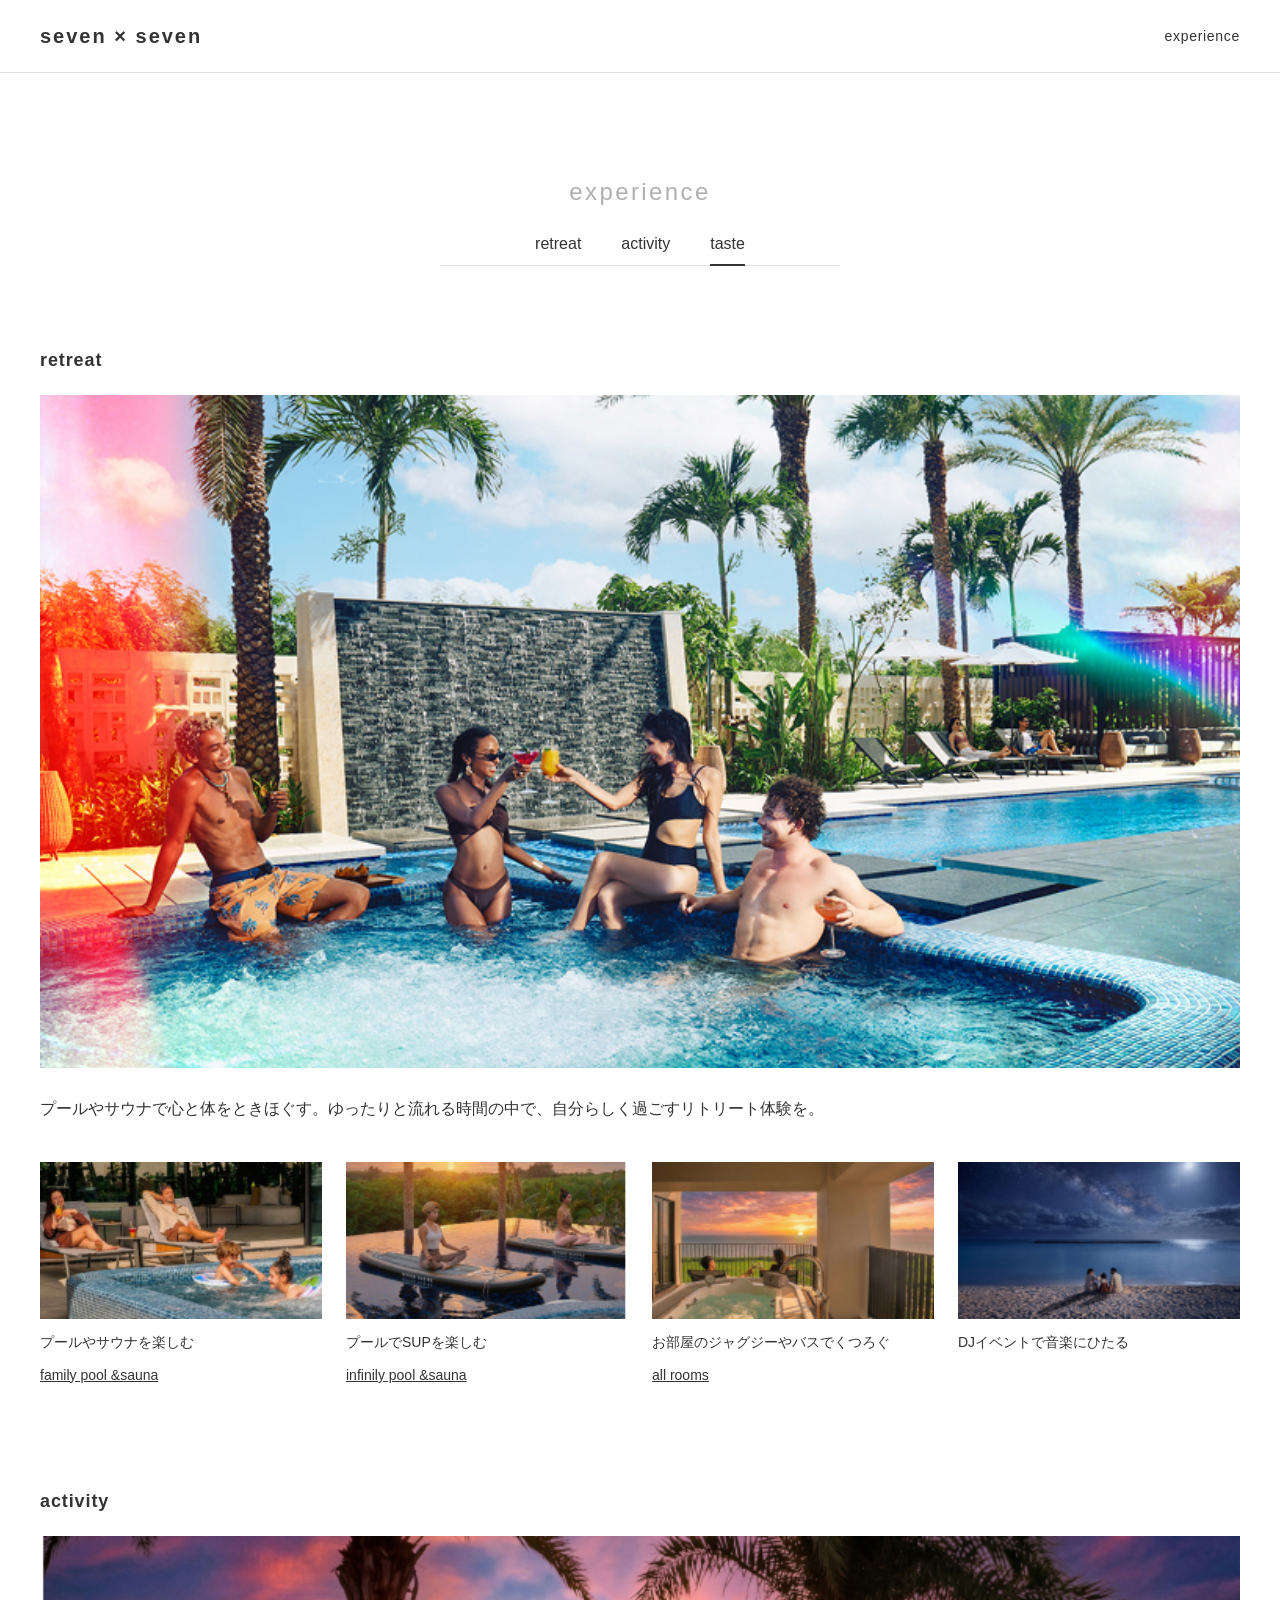
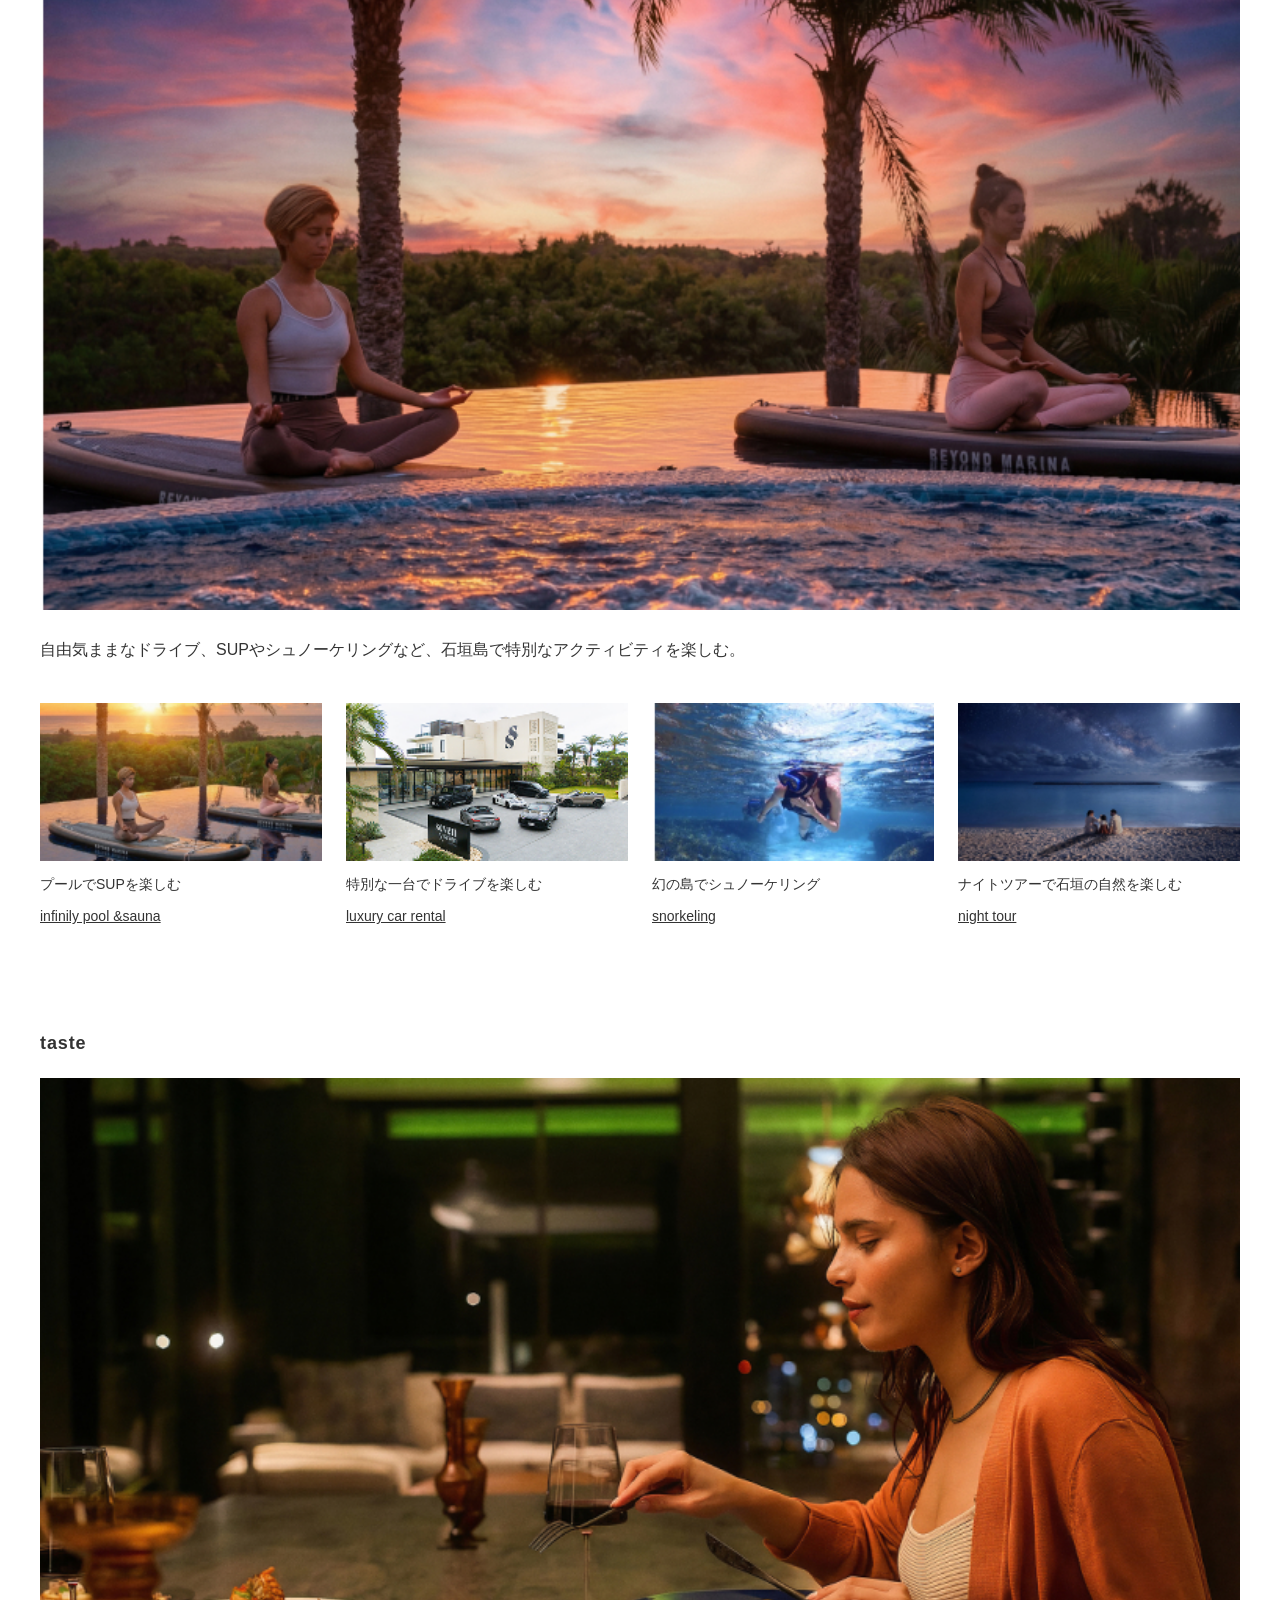
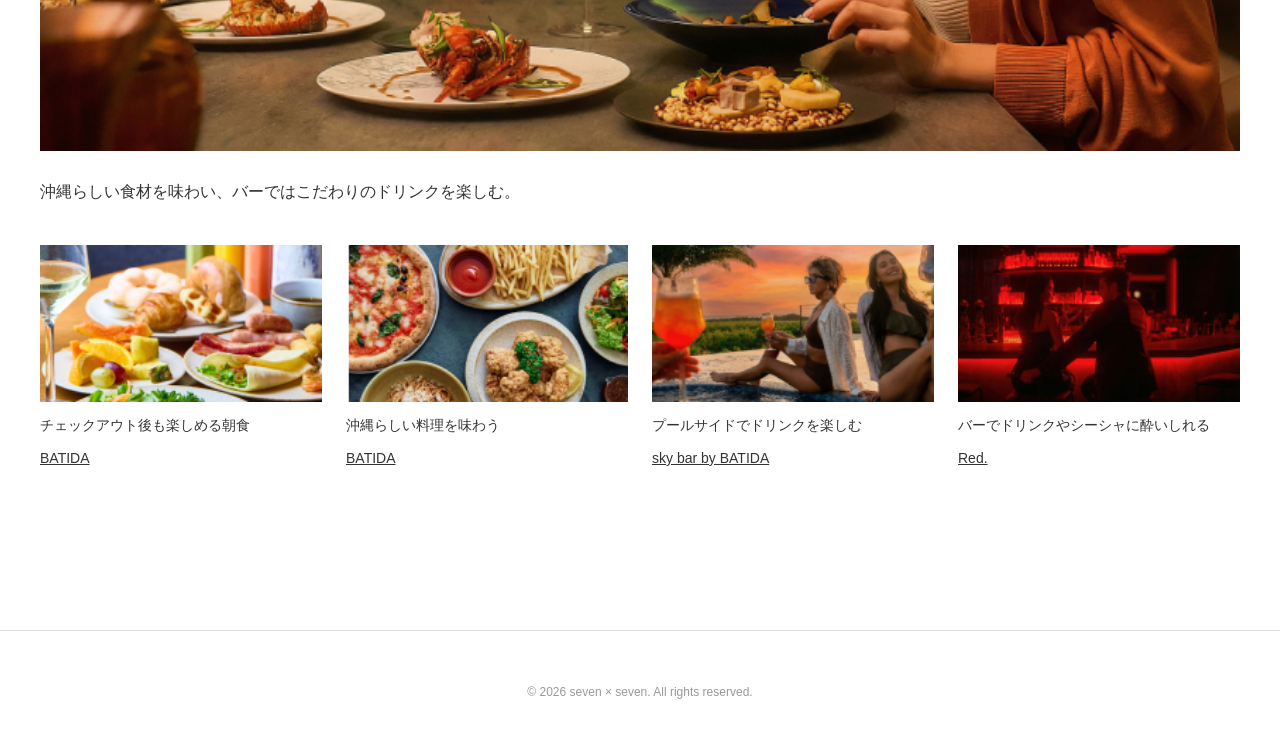
<file: demo02/index.html>
<!DOCTYPE html>
<html lang="ja">
<head>
    <meta charset="UTF-8">
    <meta name="viewport" content="width=device-width, initial-scale=1.0">
    <title>seven x seven | experience demo02</title>
    <link rel="stylesheet" href="style.css">
    <script src="script.js" defer></script>
</head>
<body>

    <header>
        <div class="logo">seven × seven</div>
        <div class="nav-right">experience</div>
    </header>

    <main>
        <!-- ナビゲーションメニュー（アンカーリンク） -->
        <section class="section-experience">
            <h2 class="section-title">experience</h2>
            <div class="tabs">
                <a href="#retreat" id="tab-retreat" class="tab-item active">retreat</a>
                <a href="#activity" id="tab-activity" class="tab-item">activity</a>
                <a href="#taste" id="tab-taste" class="tab-item">taste</a>
            </div>
        </section>

        <!-- ① RETREAT セクション -->
        <section id="retreat" class="content-container">
            <div class="category-label">retreat</div>
            
            <div class="main-feature-img-box">
                <img src="images/retreat_kv.jpg" alt="retreat main">
            </div>

            <div class="feature-description">
                プールやサウナで心と体をときほぐす。ゆったりと流れる時間の中で、自分らしく過ごすリトリート体験を。
            </div>

            <!-- retreatのサムネイル（1段4枚の独立スクロール） -->
            <div class="thumbnail-grid">
                <div class="grid-cell">
                    <div class="thumb-box"><img src="images/retreat_img-01.jpg" alt="プールやサウナ"></div>
                    <div class="thumb-caption">プールやサウナを楽しむ</div>
                    <div class="thumb-link"><span class="text-link">family pool &sauna</span></div>
                </div>
                <div class="grid-cell">
                    <div class="thumb-box"><img src="images/retreat_img-02.jpg" alt="プールでSUP"></div>
                    <div class="thumb-caption">プールでSUPを楽しむ</div>
                    <div class="thumb-link"><span class="text-link">infinily pool &sauna</span></div>
                </div>
                <div class="grid-cell">
                    <div class="thumb-box"><img src="images/retreat_img-03.jpg" alt="お部屋のジャグジー"></div>
                    <div class="thumb-caption">お部屋のジャグジーやバスでくつろぐ</div>
                    <div class="thumb-link"><span class="text-link">all rooms</span></div>
                </div>
                <div class="grid-cell">
                    <div class="thumb-box"><img src="images/activity_img-04.jpg" alt="DJイベント"></div>
                    <div class="thumb-caption">DJイベントで音楽にひたる</div>
                </div>
            </div>
        </section>

        <!-- ② ACTIVITY セクション -->
        <section id="activity" class="content-container">
            <div class="category-label">activity</div>
            
            <div class="main-feature-img-box">
                <img src="images/activity_kv.jpg" alt="activity main">
            </div>

            <div class="feature-description">
                自由気ままなドライブ、SUPやシュノーケリングなど、石垣島で特別なアクティビティを楽しむ。
            </div>

            <!-- activityのサムネイル（1段4枚の独立スクロール） -->
            <div class="thumbnail-grid">
                <div class="grid-cell">
                    <div class="thumb-box"><img src="images/activity_img-01.jpg" alt="プールでSUP"></div>
                    <div class="thumb-caption">プールでSUPを楽しむ</div>
                    <div class="thumb-link"><span class="text-link">infinily pool &sauna</span></div>
                </div>
                <div class="grid-cell">
                    <div class="thumb-box"><img src="images/activity_img-02.jpg" alt="ドライブ"></div>
                    <div class="thumb-caption">特別な一台でドライブを楽しむ</div>
                    <div class="thumb-link"><span class="text-link">luxury car rental</span></div>
                </div>
                <div class="grid-cell">
                    <div class="thumb-box"><img src="images/activity_img-03.jpg" alt="シュノーケリング"></div>
                    <div class="thumb-caption">幻の島でシュノーケリング</div>
                    <div class="thumb-link"><span class="text-link">snorkeling</span></div>
                </div>
                <div class="grid-cell">
                    <div class="thumb-box"><img src="images/activity_img-04.jpg" alt="ナイトツアー"></div>
                    <div class="thumb-caption">ナイトツアーで石垣の自然を楽しむ</div>
                    <div class="thumb-link"><span class="text-link">night tour</span></div>
                </div>
            </div>
        </section>

        <!-- ③ TASTE セクション -->
        <section id="taste" class="content-container">
            <div class="category-label">taste</div>
            
            <div class="main-feature-img-box">
                <img src="images/taste_kv.jpg" alt="taste main">
            </div>

            <div class="feature-description">
                沖縄らしい食材を味わい、バーではこだわりのドリンクを楽しむ。
            </div>

            <!-- tasteのサムネイル（1段4枚の独立スクロール） -->
            <div class="thumbnail-grid">
                <div class="grid-cell">
                    <div class="thumb-box"><img src="images/taste_img-01.jpg" alt="朝食"></div>
                    <div class="thumb-caption">チェックアウト後も楽しめる朝食</div>
                    <div class="thumb-link"><span class="text-link">BATIDA</span></div>
                </div>
                <div class="grid-cell">
                    <div class="thumb-box"><img src="images/taste_img-02.jpg" alt="沖縄らしい料理"></div>
                    <div class="thumb-caption">沖縄らしい料理を味わう</div>
                    <div class="thumb-link"><span class="text-link">BATIDA</span></div>
                </div>
                <div class="grid-cell">
                    <div class="thumb-box"><img src="images/taste_img-03.jpg" alt="プールサイドドリンク"></div>
                    <div class="thumb-caption">プールサイドでドリンクを楽しむ</div>
                    <div class="thumb-link"><span class="text-link">sky bar by BATIDA</span></div>
                </div>
                <div class="grid-cell">
                    <div class="thumb-box"><img src="images/taste_img-04.jpg" alt="バーでドリンク"></div>
                    <div class="thumb-caption">バーでドリンクやシーシャに酔いしれる</div>
                    <div class="thumb-link"><span class="text-link">Red.</span></div>
                </div>
            </div>
        </section>

    </main>

    <footer>
        <p>&copy; 2026 seven × seven. All rights reserved.</p>
    </footer>

</body>
</html>
</file>
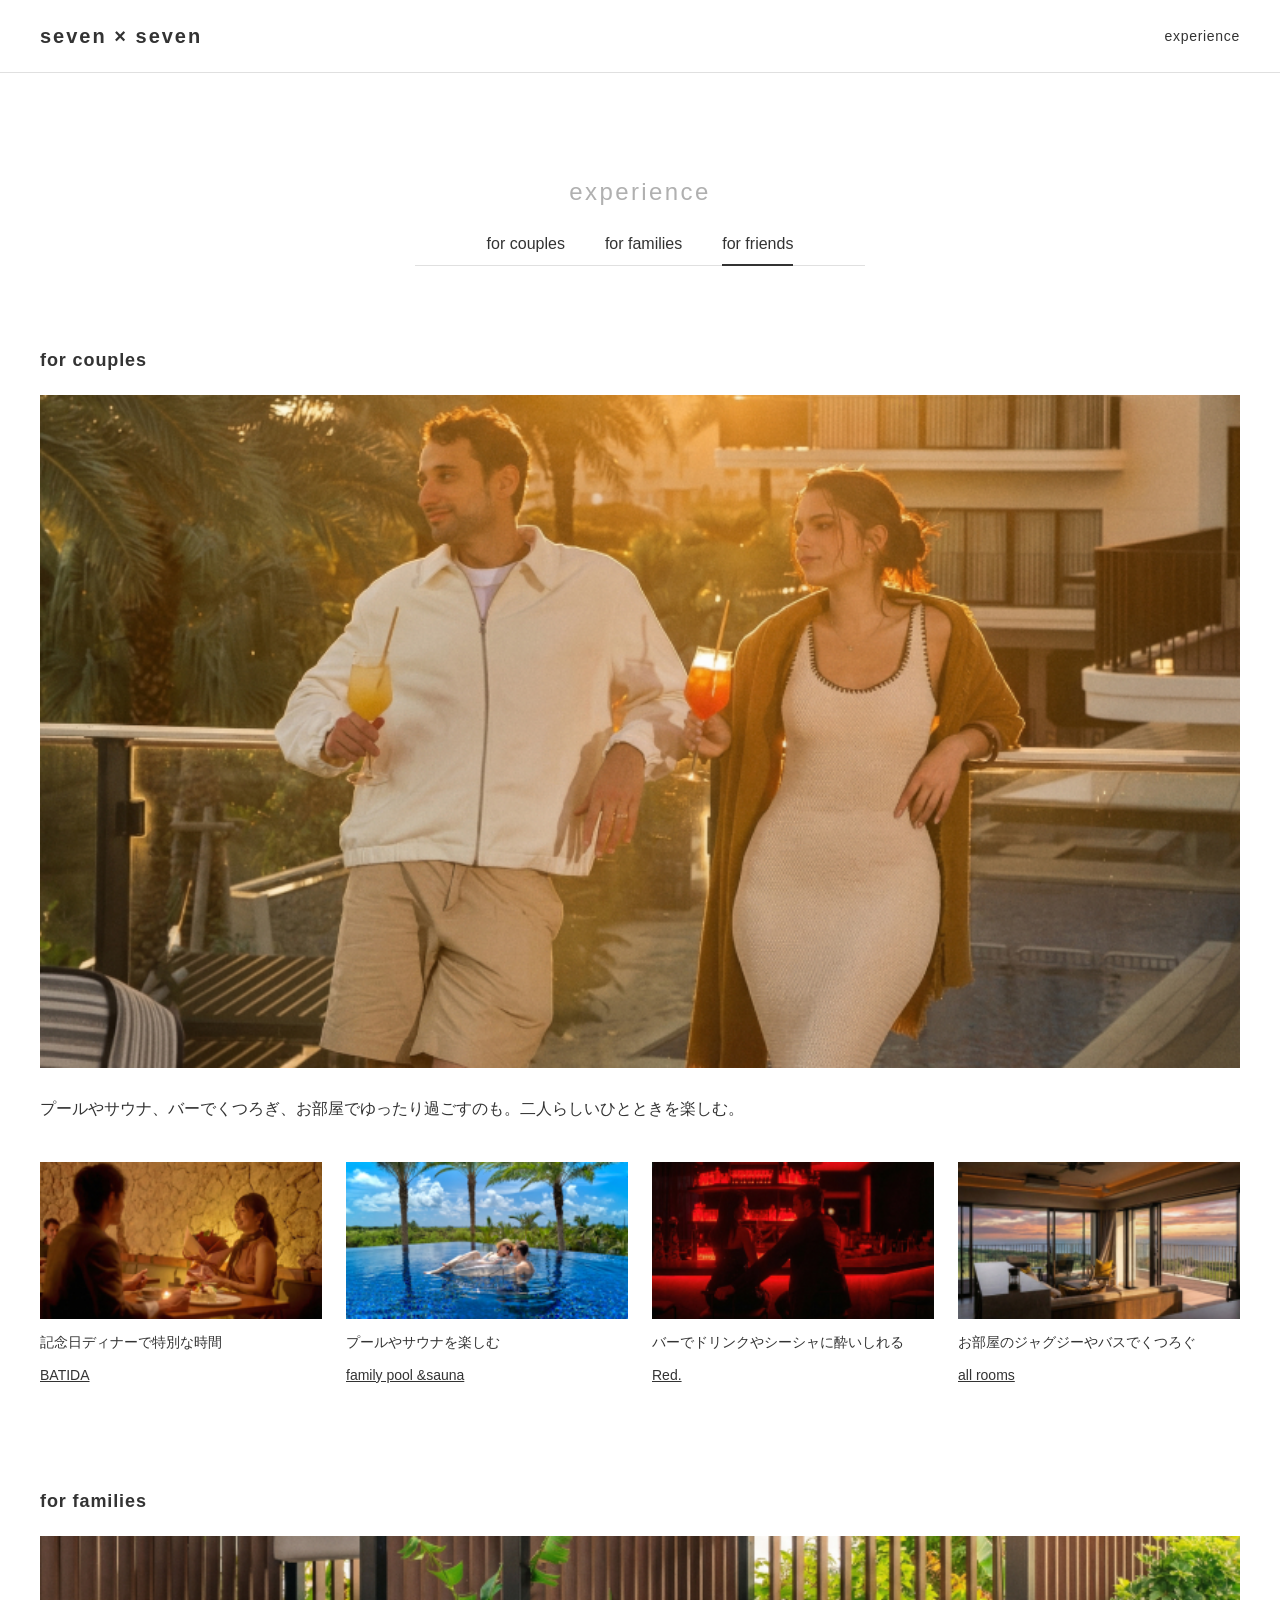
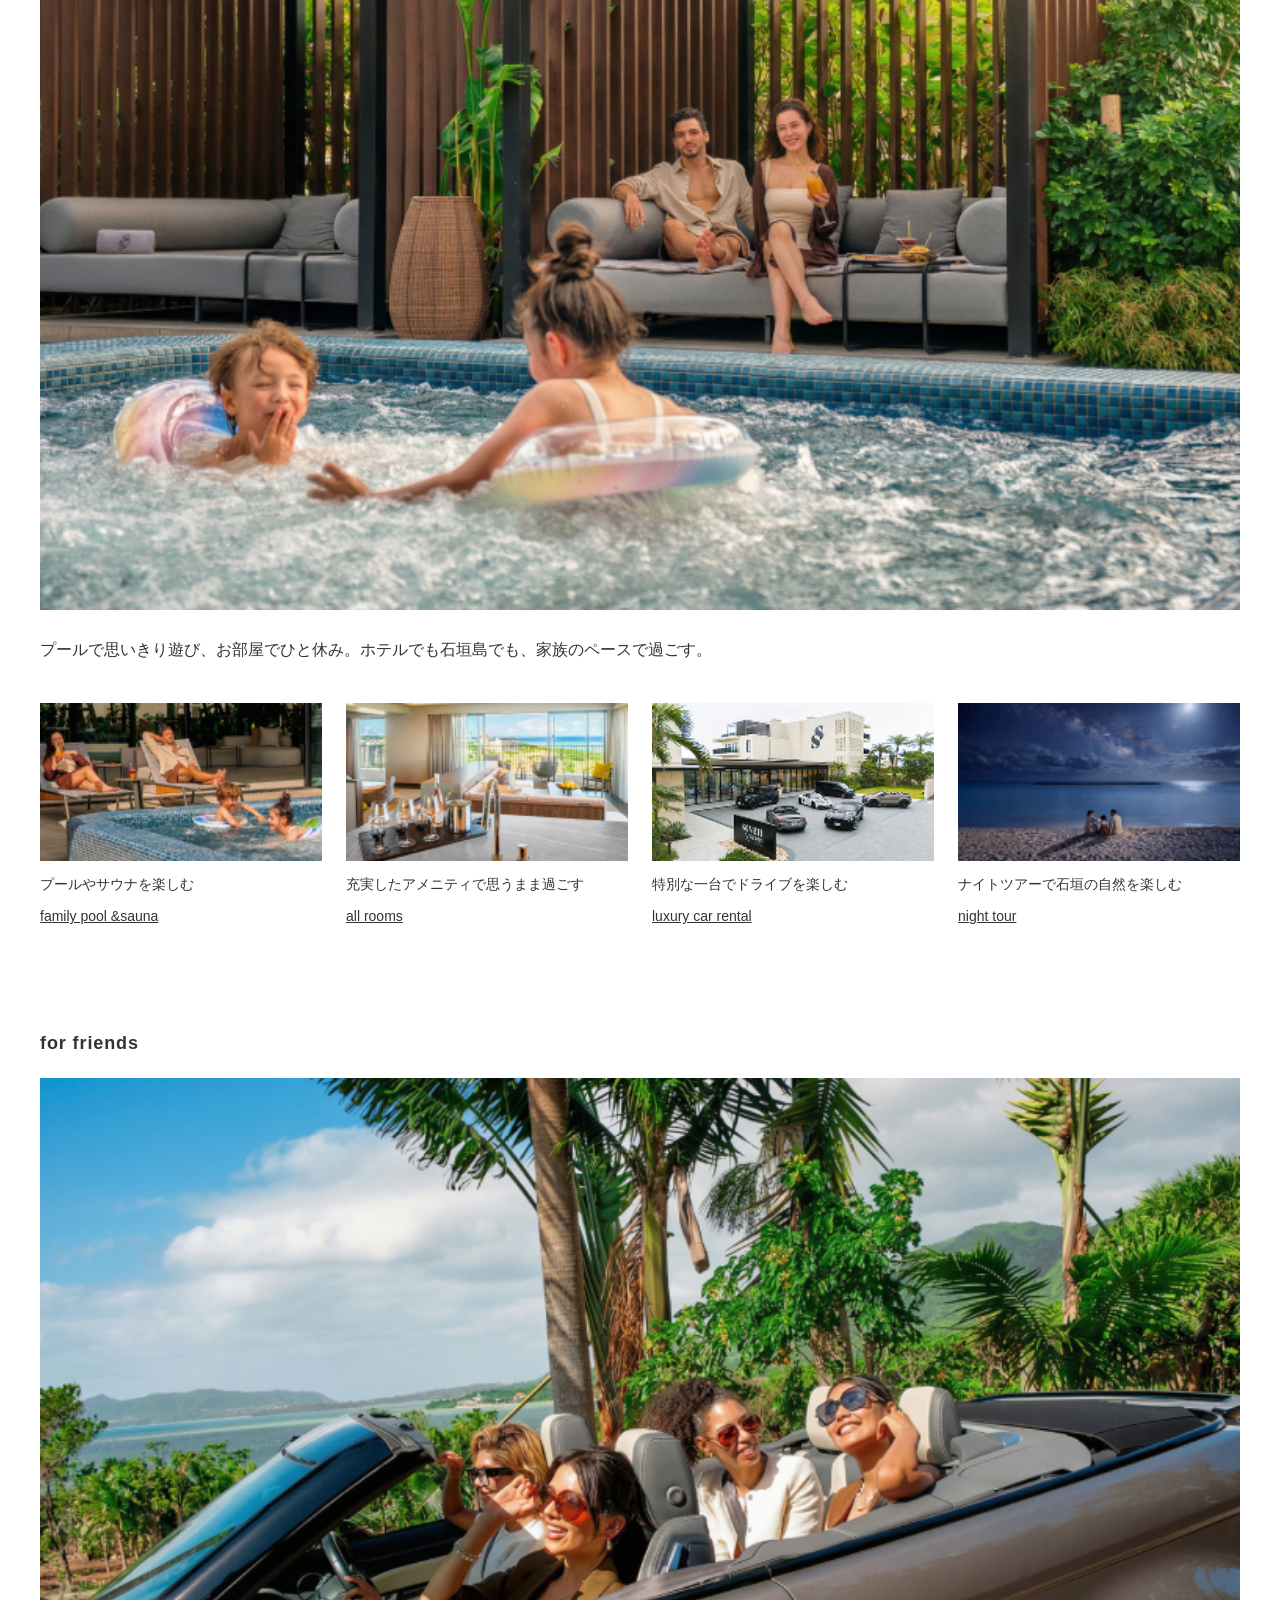
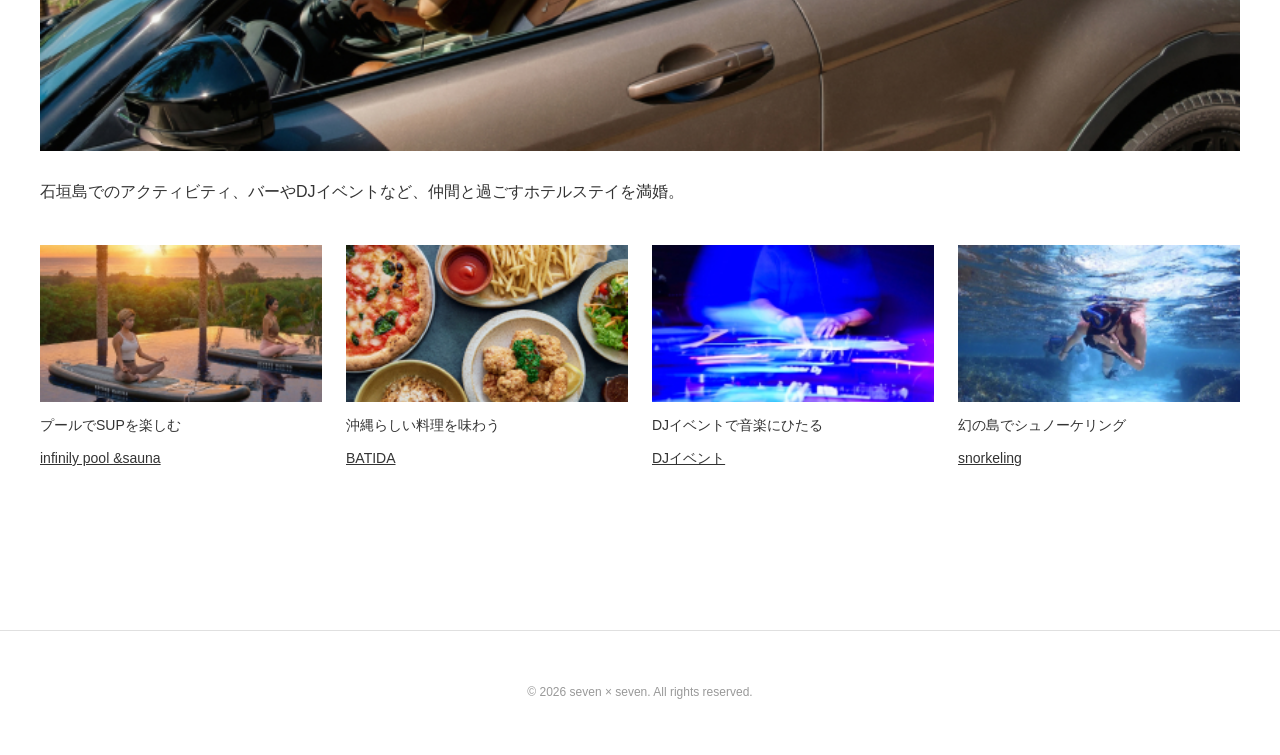
<file: demo03/index.html>
<!DOCTYPE html>
<html lang="ja">
<head>
    <meta charset="UTF-8">
    <meta name="viewport" content="width=device-width, initial-scale=1.0">
    <title>seven x seven | experience demo03</title>
    <link rel="stylesheet" href="style.css">
    <script src="script.js" defer></script>
</head>
<body>

    <header>
        <div class="logo">seven × seven</div>
        <div class="nav-right">experience</div>
    </header>

    <main>
        <section class="section-experience">
            <h2 class="section-title">experience</h2>
            <div class="tabs">
                <a href="#couples" id="tab-couples" class="tab-item active">for couples</a>
                <a href="#families" id="tab-families" class="tab-item">for families</a>
                <a href="#friends" id="tab-friends" class="tab-item">for friends</a>
            </div>
        </section>

        <section id="couples" class="content-container">
            <div class="category-label">for couples</div>
            
            <div class="main-feature-img-box">
                <img src="images/couples_kv.jpg" alt="for couples main">
            </div>

            <div class="feature-description">
                プールやサウナ、バーでくつろぎ、お部屋でゆったり過ごすのも。二人らしいひとときを楽しむ。
            </div>

            <div class="thumbnail-grid">
                <div class="grid-cell">
                    <div class="thumb-box"><img src="images/couples_img-01.jpg" alt="記念日ディナー"></div>
                    <div class="thumb-caption">記念日ディナーで特別な時間</div>
                    <div class="thumb-link"><span class="text-link">BATIDA</span></div>
                </div>
                <div class="grid-cell">
                    <div class="thumb-box"><img src="images/couples_img-02.jpg" alt="プールやサウナ"></div>
                    <div class="thumb-caption">プールやサウナを楽しむ</div>
                    <div class="thumb-link"><span class="text-link">family pool &sauna</span></div>
                </div>
                <div class="grid-cell">
                    <div class="thumb-box"><img src="images/couples_img-03.jpg" alt="バーでドリンク"></div>
                    <div class="thumb-caption">バーでドリンクやシーシャに酔いしれる</div>
                    <div class="thumb-link"><span class="text-link">Red.</span></div>
                </div>
                <div class="grid-cell">
                    <div class="thumb-box"><img src="images/couples_img-04.jpg" alt="お部屋のジャグジー"></div>
                    <div class="thumb-caption">お部屋のジャグジーやバスでくつろぐ</div>
                    <div class="thumb-link"><span class="text-link">all rooms</span></div>
                </div>
            </div>
        </section>

        <section id="families" class="content-container">
            <div class="category-label">for families</div>
            
            <div class="main-feature-img-box">
                <img src="images/families_kv.jpg" alt="for families main">
            </div>

            <div class="feature-description">
                プールで思いきり遊び、お部屋でひと休み。ホテルでも石垣島でも、家族のペースで過ごす。
            </div>

            <div class="thumbnail-grid">
                <div class="grid-cell">
                    <div class="thumb-box"><img src="images/families_img-01.jpg" alt="プールやサウナ"></div>
                    <div class="thumb-caption">プールやサウナを楽しむ</div>
                    <div class="thumb-link"><span class="text-link">family pool &sauna</span></div>
                </div>
                <div class="grid-cell">
                    <div class="thumb-box"><img src="images/families_img-02.jpg" alt="充実したアメニティ"></div>
                    <div class="thumb-caption">充実したアメニティで思うまま過ごす</div>
                    <div class="thumb-link"><span class="text-link">all rooms</span></div>
                </div>
                <div class="grid-cell">
                    <div class="thumb-box"><img src="images/families_img-03.jpg" alt="ドライブ"></div>
                    <div class="thumb-caption">特別な一台でドライブを楽しむ</div>
                    <div class="thumb-link"><span class="text-link">luxury car rental</span></div>
                </div>
                <div class="grid-cell">
                    <div class="thumb-box"><img src="images/families_img-04.jpg" alt="ナイトツアー"></div>
                    <div class="thumb-caption">ナイトツアーで石垣の自然を楽しむ</div>
                    <div class="thumb-link"><span class="text-link">night tour</span></div>
                </div>
            </div>
        </section>

        <section id="friends" class="content-container">
            <div class="category-label">for friends</div>
            
            <div class="main-feature-img-box">
                <img src="images/friends_kv.jpg" alt="for friends main">
            </div>

            <div class="feature-description">
                石垣島でのアクティビティ、バーやDJイベントなど、仲間と過ごすホテルステイを満婚。
            </div>

            <div class="thumbnail-grid">
                <div class="grid-cell">
                    <div class="thumb-box"><img src="images/friends_img-01.jpg" alt="プールでSUP"></div>
                    <div class="thumb-caption">プールでSUPを楽しむ</div>
                    <div class="thumb-link"><span class="text-link">infinily pool &sauna</span></div>
                </div>
                <div class="grid-cell">
                    <div class="thumb-box"><img src="images/friends_img-02.jpg" alt="沖縄らしい料理"></div>
                    <div class="thumb-caption">沖縄らしい料理を味わう</div>
                    <div class="thumb-link"><span class="text-link">BATIDA</span></div>
                </div>
                <div class="grid-cell">
                    <div class="thumb-box"><img src="images/friends_img-03.jpg" alt="DJイベント"></div>
                    <div class="thumb-caption">DJイベントで音楽にひたる</div>
                    <div class="thumb-link"><span class="text-link">DJイベント</span></div>
                </div>
                <div class="grid-cell">
                    <div class="thumb-box"><img src="images/friends_img-04.jpg" alt="シュノーケリング"></div>
                    <div class="thumb-caption">幻の島でシュノーケリング</div>
                    <div class="thumb-link"><span class="text-link">snorkeling</span></div>
                </div>
            </div>
        </section>

    </main>

    <footer>
        <p>&copy; 2026 seven × seven. All rights reserved.</p>
    </footer>

</body>
</html>
</file>
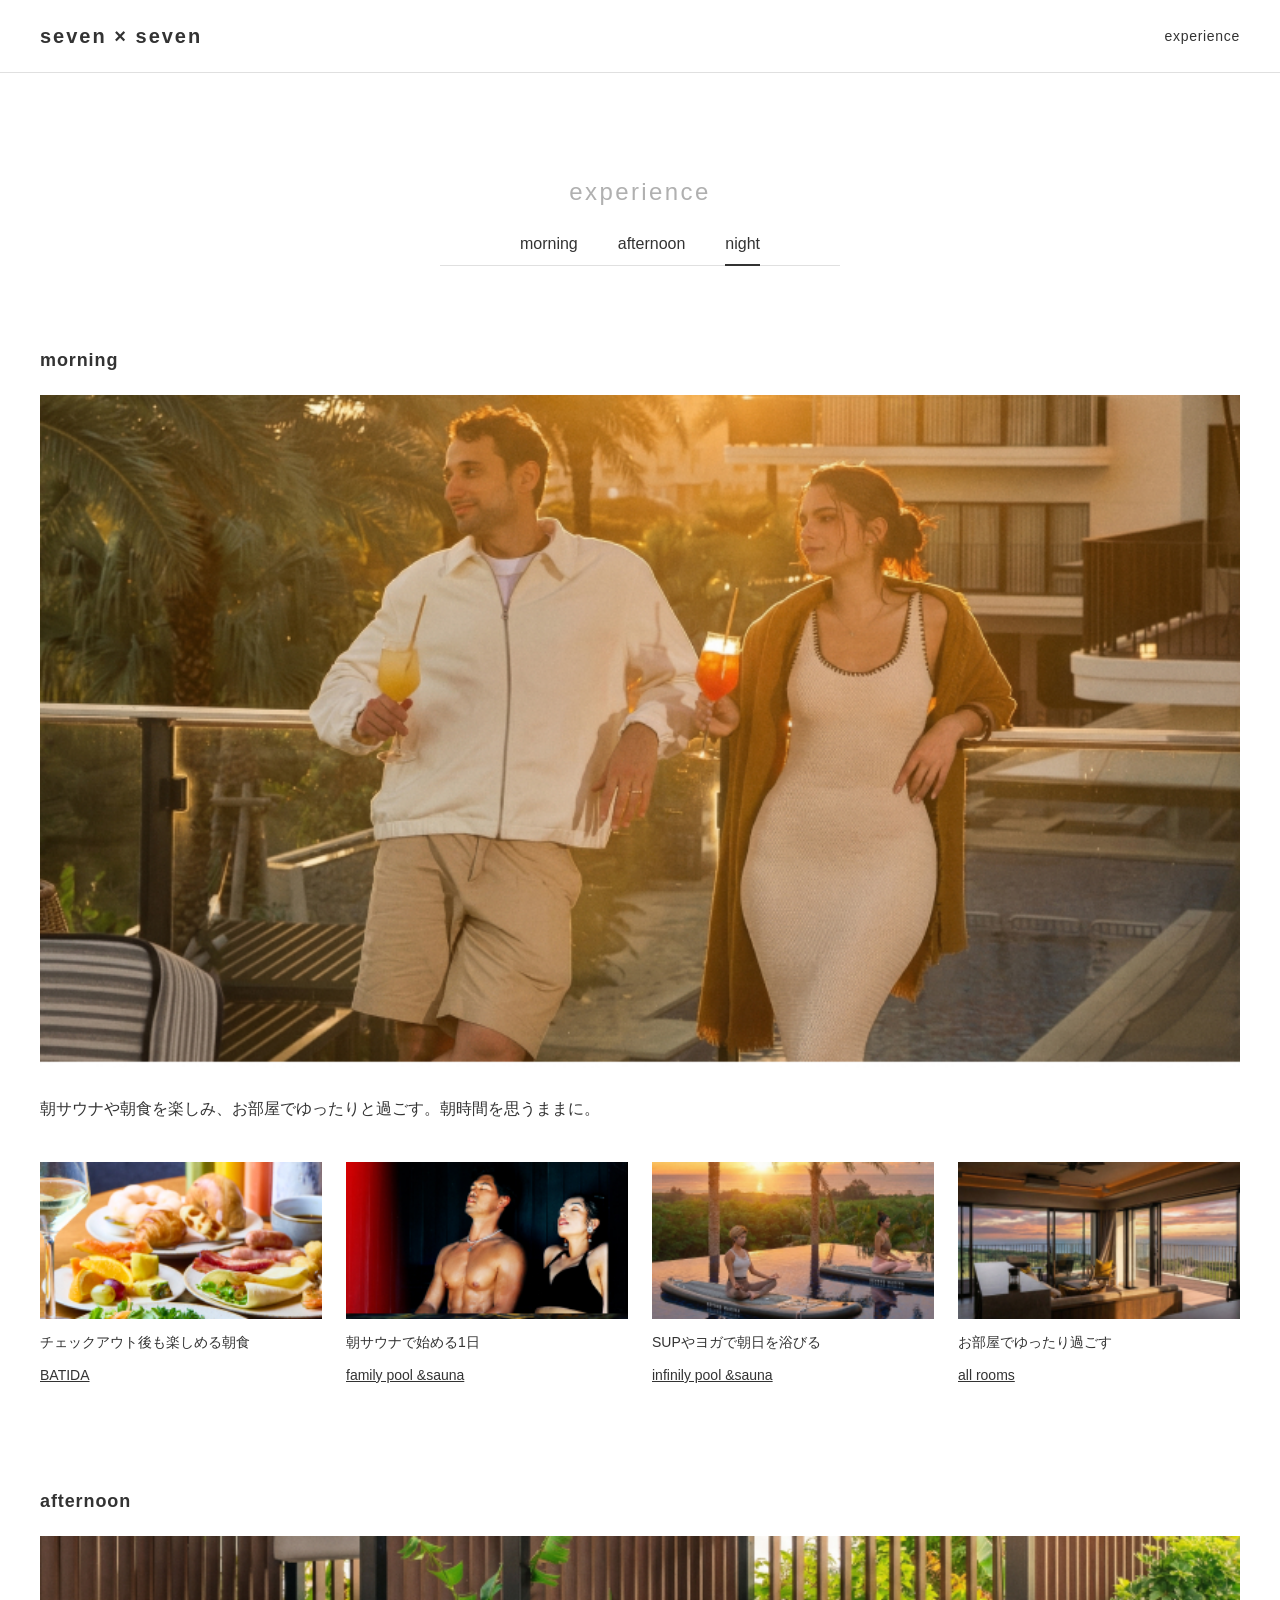
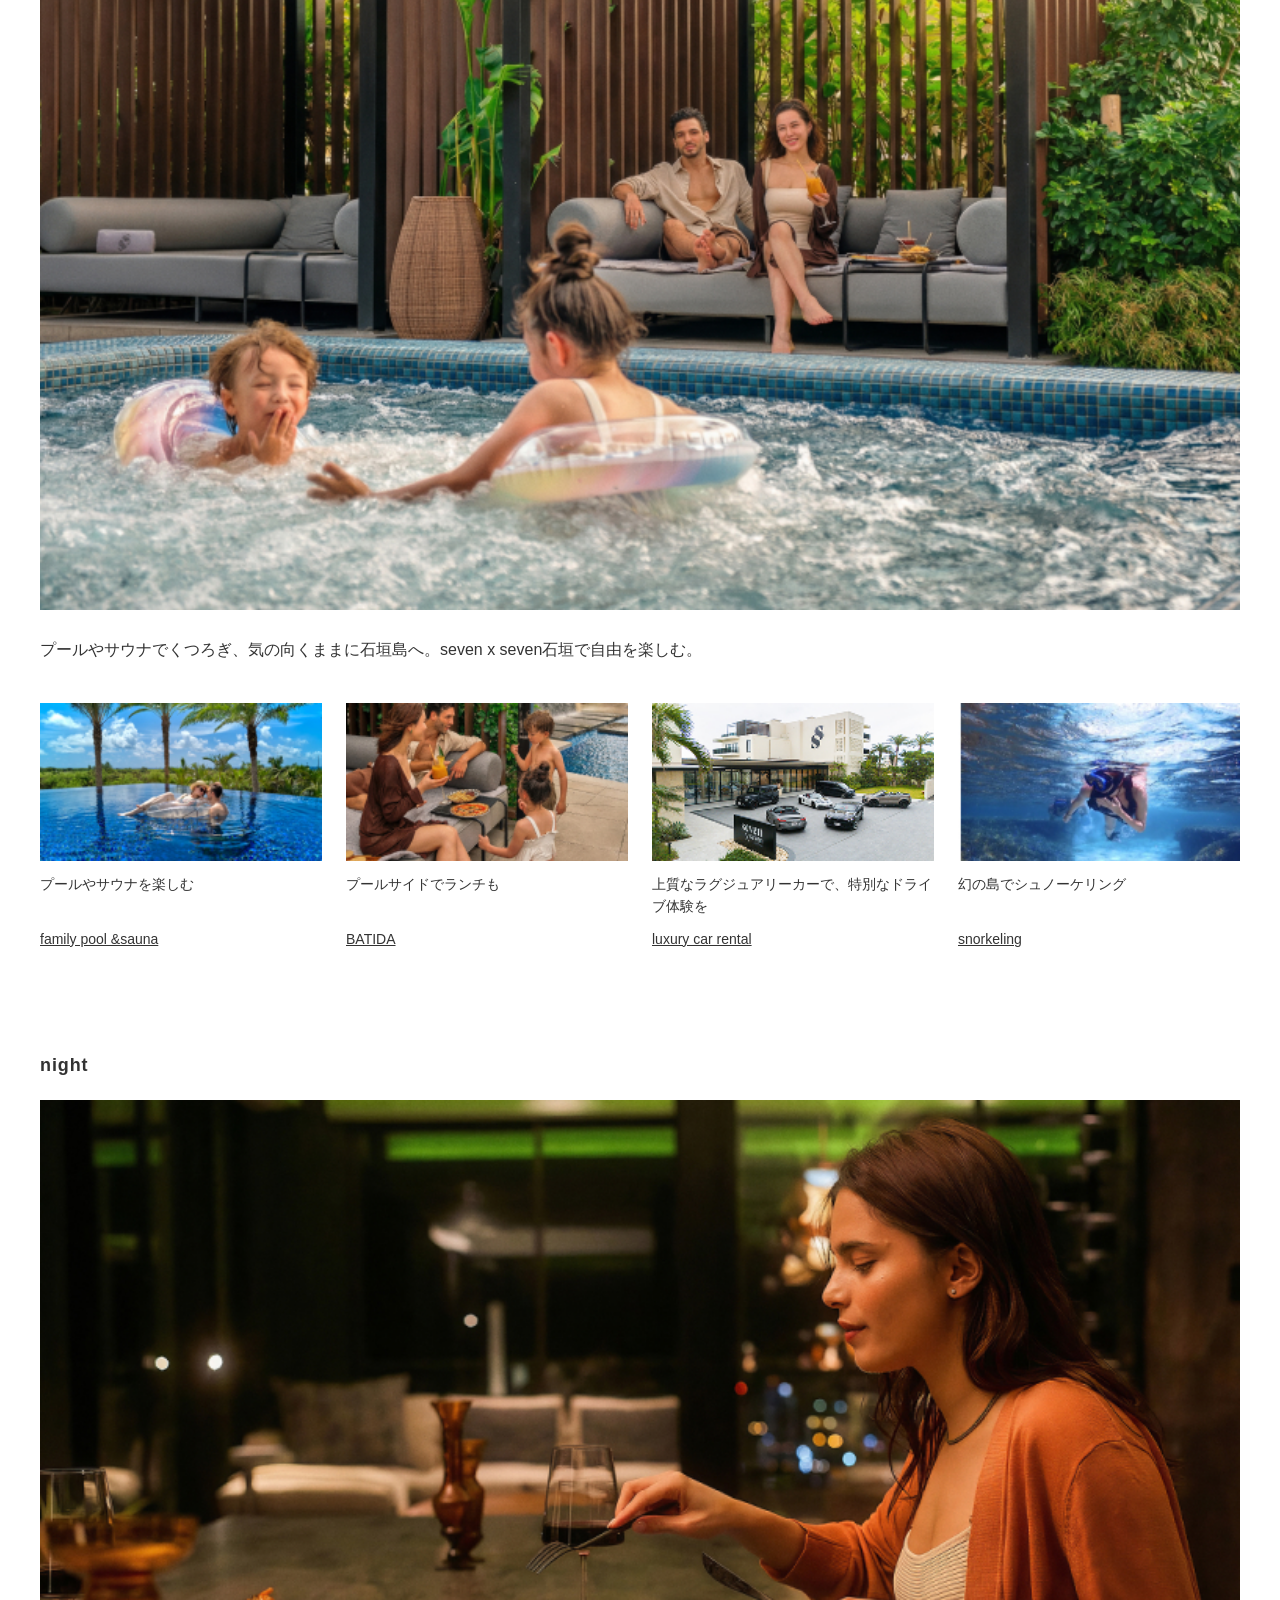
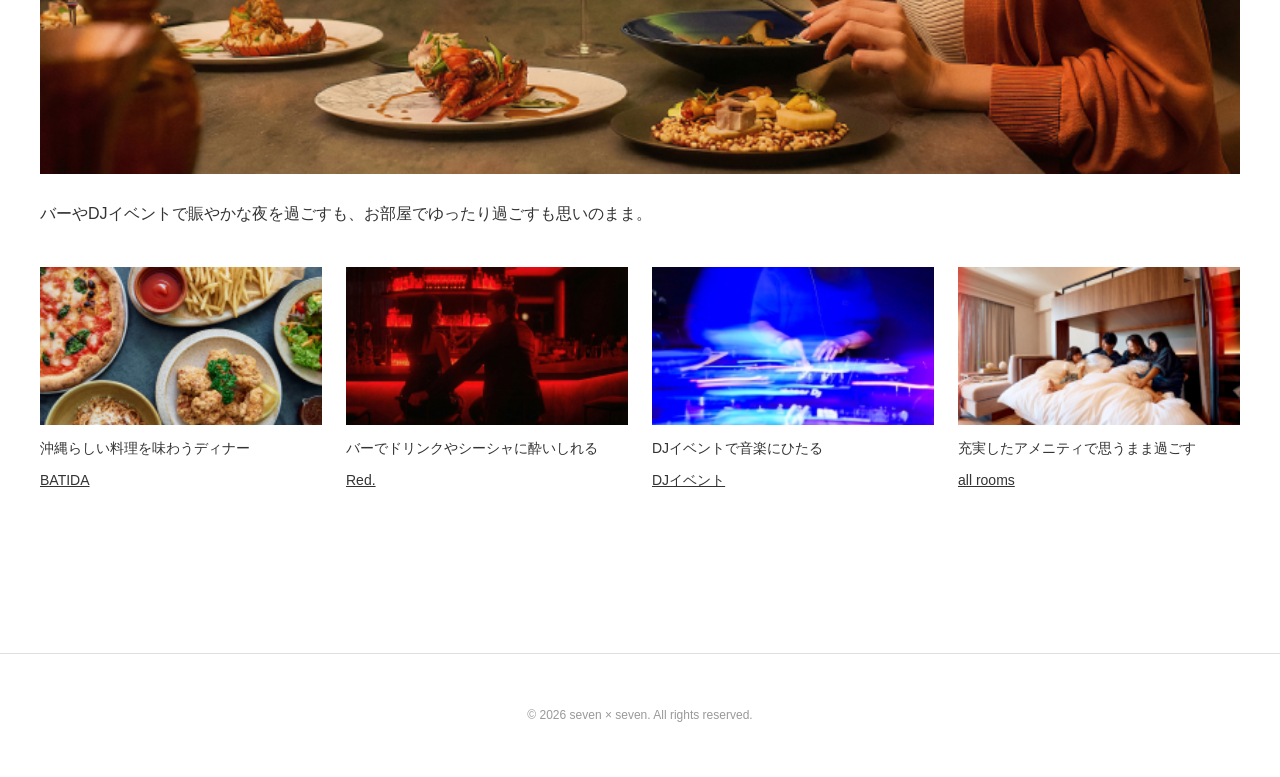
<file: demo04/index.html>
<!DOCTYPE html>
<html lang="ja">
<head>
    <meta charset="UTF-8">
    <meta name="viewport" content="width=device-width, initial-scale=1.0">
    <title>seven x seven | experience demo04</title>
    <link rel="stylesheet" href="style.css">
    <script src="script.js" defer></script>
</head>
<body>

    <header>
        <div class="logo">seven × seven</div>
        <div class="nav-right">experience</div>
    </header>

    <main>
        <!-- ナビゲーションメニュー（アンカーリンク） -->
        <section class="section-experience">
            <h2 class="section-title">experience</h2>
            <div class="tabs">
                <a href="#morning" id="tab-morning" class="tab-item active">morning</a>
                <a href="#afternoon" id="tab-afternoon" class="tab-item">afternoon</a>
                <a href="#night" id="tab-night" class="tab-item">night</a>
            </div>
        </section>

        <!-- ① MORNING セクション -->
        <section id="morning" class="content-container">
            <div class="category-label">morning</div>
            
            <div class="main-feature-img-box">
                <img src="images/morning_kv.jpg" alt="morning main">
            </div>

            <div class="feature-description">
                朝サウナや朝食を楽しみ、お部屋でゆったりと過ごす。朝時間を思うままに。
            </div>

            <!-- morningサムネイル（1段4枚：横スクロールカルーセル） -->
            <div class="thumbnail-grid">
                <div class="grid-cell">
                    <div class="thumb-box"><img src="images/morning_img-01.jpg" alt="チェックアウト後も楽しめる朝食"></div>
                    <div class="thumb-caption">チェックアウト後も楽しめる朝食</div>
                    <div class="thumb-link"><span class="text-link">BATIDA</span></div>
                </div>
                <div class="grid-cell">
                    <div class="thumb-box"><img src="images/morning_img-02.jpg" alt="朝サウナで始める1日"></div>
                    <div class="thumb-caption">朝サウナで始める1日</div>
                    <div class="thumb-link"><span class="text-link">family pool &sauna</span></div>
                </div>
                <div class="grid-cell">
                    <div class="thumb-box"><img src="images/morning_img-03.jpg" alt="SUPやヨガで朝日を浴びる"></div>
                    <div class="thumb-caption">SUPやヨガで朝日を浴びる</div>
                    <div class="thumb-link"><span class="text-link">infinily pool &sauna</span></div>
                </div>
                <div class="grid-cell">
                    <div class="thumb-box"><img src="images/morning_img-04.jpg" alt="お部屋でゆったり過ごす"></div>
                    <div class="thumb-caption">お部屋でゆったり過ごす</div>
                    <div class="thumb-link"><span class="text-link">all rooms</span></div>
                </div>
            </div>
        </section>

        <!-- ② AFTERNOON セクション -->
        <section id="afternoon" class="content-container">
            <div class="category-label">afternoon</div>
            
            <div class="main-feature-img-box">
                <img src="images/afternoon_kv.jpg" alt="afternoon main">
            </div>

            <div class="feature-description">
                プールやサウナでくつろぎ、気の向くままに石垣島へ。seven x seven石垣で自由を楽しむ。
            </div>

            <!-- afternoonサムネイル（1段4枚：横スクロールカルーセル） -->
            <div class="thumbnail-grid">
                <div class="grid-cell">
                    <div class="thumb-box"><img src="images/afternoon_img-01.jpg" alt="プールやサウナを楽しむ"></div>
                    <div class="thumb-caption">プールやサウナを楽しむ</div>
                    <div class="thumb-link"><span class="text-link">family pool &sauna</span></div>
                </div>
                <div class="grid-cell">
                    <div class="thumb-box"><img src="images/afternoon_img-02.jpg" alt="プールサイドでランチも"></div>
                    <div class="thumb-caption">プールサイドでランチも</div>
                    <div class="thumb-link"><span class="text-link">BATIDA</span></div>
                </div>
                <div class="grid-cell">
                    <div class="thumb-box"><img src="images/afternoon_img-03.jpg" alt="上質なラグジュアリーカーで、特別なドライブ体験を"></div>
                    <div class="thumb-caption">上質なラグジュアリーカーで、特別なドライブ体験を</div>
                    <div class="thumb-link"><span class="text-link">luxury car rental</span></div>
                </div>
                <div class="grid-cell">
                    <div class="thumb-box"><img src="images/afternoon_img-04.jpg" alt="幻の島でシュノーケリング"></div>
                    <div class="thumb-caption">幻の島でシュノーケリング</div>
                    <div class="thumb-link"><span class="text-link">snorkeling</span></div>
                </div>
            </div>
        </section>

        <!-- ③ NIGHT セクション -->
        <section id="night" class="content-container">
            <div class="category-label">night</div>
            
            <div class="main-feature-img-box">
                <img src="images/night_kv.jpg" alt="night main">
            </div>

            <div class="feature-description">
                バーやDJイベントで賑やかな夜を過ごすも、お部屋でゆったり過ごすも思いのまま。
            </div>

            <!-- nightサムネイル（1段4枚：横スクロールカルーセル） -->
            <div class="thumbnail-grid">
                <div class="grid-cell">
                    <div class="thumb-box"><img src="images/night_img-01.jpg" alt="沖縄らしい料理を味わうディナー"></div>
                    <div class="thumb-caption">沖縄らしい料理を味わうディナー</div>
                    <div class="thumb-link"><span class="text-link">BATIDA</span></div>
                </div>
                <div class="grid-cell">
                    <div class="thumb-box"><img src="images/night_img-02.jpg" alt="バーでドリンクやシーシャに酔いしれる"></div>
                    <div class="thumb-caption">バーでドリンクやシーシャに酔いしれる</div>
                    <div class="thumb-link"><span class="text-link">Red.</span></div>
                </div>
                <div class="grid-cell">
                    <div class="thumb-box"><img src="images/night_img-03.jpg" alt="DJイベントで音楽にひたる"></div>
                    <div class="thumb-caption">DJイベントで音楽にひたる</div>
                    <div class="thumb-link"><span class="text-link">DJイベント</span></div>
                </div>
                <div class="grid-cell">
                    <div class="thumb-box"><img src="images/night_img-04.jpg" alt="充実したアメニティで思うまま過ごす"></div>
                    <div class="thumb-caption">充実したアメニティで思うまま過ごす</div>
                    <div class="thumb-link"><span class="text-link">all rooms</span></div>
                </div>
            </div>
        </section>

    </main>

    <footer>
        <p>&copy; 2026 seven × seven. All rights reserved.</p>
    </footer>

</body>
</html>
</file>
<file: demo02/style.css>
/* ==========================================================================
   共通・ベースデザイン（PC版）
   ========================================================================== */
html {
    scroll-behavior: smooth; /* スムーススクロールを有効化 */
}

body {
    font-family: 'Helvetica Neue', Arial, 'Hiragino Kaku Gothic ProN', 'Hiragino Sans', Meiryo, sans-serif;
    margin: 0;
    padding: 0;
    color: #333;
    background-color: #fff;
    line-height: 1.6;
}

header {
    display: flex;
    justify-content: space-between;
    align-items: center;
    padding: 20px 40px;
    border-bottom: 1px solid #e0e0e0;
}

.logo {
    font-size: 20px;
    font-weight: bold;
    letter-spacing: 0.1em;
}

.nav-right {
    font-size: 14px;
    letter-spacing: 0.05em;
}

main {
    max-width: 1200px;
    margin: 0 auto;
    padding: 60px 20px;
}

/* ナビゲーション（固定メニューにしたい場合は適宜調整） */
.section-experience {
    text-align: center;
    margin-bottom: 60px;
    position: sticky;
    top: 0;
    background-color: rgba(255, 255, 255, 0.95);
    padding: 20px 0;
    z-index: 100;
}

.section-title {
    font-size: 24px;
    font-weight: normal;
    color: #b0b0b0;
    margin-bottom: 20px;
    letter-spacing: 0.1em;
}

.tabs {
    display: flex;
    justify-content: center;
    gap: 40px;
    border-bottom: 1px solid #e0e0e0;
    max-width: 400px;
    margin: 0 auto;
}

.tab-item {
    text-decoration: none;
    color: #333;
    font-size: 16px;
    padding-bottom: 8px;
    position: relative;
    cursor: pointer;
}

.tab-item.active::after {
    content: '';
    position: absolute;
    left: 0;
    bottom: -1px;
    width: 100%;
    height: 2px;
    background-color: #333;
}

/* メインコンテンツエリア（すべて縦に並べて表示） */
.content-container {
    margin-bottom: 100px;
    scroll-margin-top: 180px; /* スクロール時の位置調整（メニューの高さ分） */
}

.category-label {
    font-size: 18px;
    font-weight: bold;
    margin-bottom: 20px;
    letter-spacing: 0.05em;
}

.main-feature-img-box {
    width: 100%;
    margin-bottom: 20px;
}

.main-feature-img-box img {
    width: 100%;
    height: auto;
    object-fit: cover;
}

.feature-description {
    font-size: 16px;
    margin-bottom: 40px;
    max-width: 800px;
}

/* サムネイルグリッド（PC用：4列並び） */
.thumbnail-grid {
    display: grid;
    grid-template-columns: repeat(4, 1fr);
    gap: 24px;
}

.grid-cell {
    display: flex;
    flex-direction: column;
}

.thumb-box {
    width: 100%;
    margin-bottom: 12px;
    background-color: #f5f5f5;
}

.thumb-box img {
    width: 100%;
    height: auto;
    display: block;
    object-fit: cover;
}

.thumb-caption {
    font-size: 14px;
    margin-bottom: 8px;
    color: #333;
}

.thumb-link {
    margin-top: auto;
}

.text-link {
    font-size: 14px;
    text-decoration: underline;
    color: #333;
    font-weight: 500;
}

footer {
    text-align: center;
    padding: 40px 0;
    font-size: 12px;
    color: #999;
    border-top: 1px solid #e0e0e0;
}

/* ==========================================================================
   スマートフォン（SP）表示：1段（4枚）がそれぞれ横に心地よくスライド
   ========================================================================== */
@media (max-width: 768px) {
    main {
        padding: 40px 15px;
    }

    .section-experience {
        scroll-margin-top: 0;
    }

    .content-container {
        scroll-margin-top: 140px;
    }

    .thumbnail-grid {
        display: flex !important;
        flex-direction: row !important;   
        flex-wrap: nowrap !important;     
        height: auto !important;          
        overflow-x: auto !important;      
        scroll-snap-type: x mandatory;    
        -webkit-overflow-scrolling: touch; 
        gap: 16px;                        
        padding-bottom: 15px;             
    }

    .grid-cell {
        width: 46% !important; 
        height: auto !important;
        flex-shrink: 0 !important;        
        scroll-snap-align: start;         
        margin-bottom: 0 !important;
    }

    .thumb-caption {
        font-size: 12px;
        line-height: 1.4;
        margin-bottom: 4px;
    }

    .text-link {
        font-size: 11px;
    }

    .thumbnail-grid::-webkit-scrollbar {
        height: 4px;
    }
    .thumbnail-grid::-webkit-scrollbar-thumb {
        background: #e0e0e0;
        border-radius: 2px;
    }
}
</file>
<file: demo03/style.css>
/* ==========================================================================
   共通・ベースデザイン（PC版）
   ========================================================================== */
html {
    scroll-behavior: smooth;
}

body {
    font-family: 'Helvetica Neue', Arial, 'Hiragino Kaku Gothic ProN', 'Hiragino Sans', Meiryo, sans-serif;
    margin: 0;
    padding: 0;
    color: #333;
    background-color: #fff;
    line-height: 1.6;
}

header {
    display: flex;
    justify-content: space-between;
    align-items: center;
    padding: 20px 40px;
    border-bottom: 1px solid #e0e0e0;
}

.logo {
    font-size: 20px;
    font-weight: bold;
    letter-spacing: 0.1em;
}

.nav-right {
    font-size: 14px;
    letter-spacing: 0.05em;
}

main {
    max-width: 1200px;
    margin: 0 auto;
    padding: 60px 20px;
}

/* ナビゲーション（スクロール追従型メニュー） */
.section-experience {
    text-align: center;
    margin-bottom: 60px;
    position: sticky;
    top: 0;
    background-color: rgba(255, 255, 255, 0.95);
    padding: 20px 0;
    z-index: 100;
}

.section-title {
    font-size: 24px;
    font-weight: normal;
    color: #b0b0b0;
    margin-bottom: 20px;
    letter-spacing: 0.1em;
}

.tabs {
    display: flex;
    justify-content: center;
    gap: 40px;
    border-bottom: 1px solid #e0e0e0;
    max-width: 450px;
    margin: 0 auto;
}

.tab-item {
    text-decoration: none;
    color: #333;
    font-size: 16px;
    padding-bottom: 8px;
    position: relative;
    cursor: pointer;
    white-space: nowrap;
}

.tab-item.active::after {
    content: '';
    position: absolute;
    left: 0;
    bottom: -1px;
    width: 100%;
    height: 2px;
    background-color: #333;
}

/* メインコンテンツエリア */
.content-container {
    margin-bottom: 100px;
    scroll-margin-top: 180px; /* スクロール位置のヘッダー被り防止用 */
}

.category-label {
    font-size: 18px;
    font-weight: bold;
    margin-bottom: 20px;
    letter-spacing: 0.05em;
}

.main-feature-img-box {
    width: 100%;
    margin-bottom: 20px;
}

.main-feature-img-box img {
    width: 100%;
    height: auto;
    object-fit: cover;
}

.feature-description {
    font-size: 16px;
    margin-bottom: 40px;
    max-width: 800px;
}

/* サムネイルグリッド（PC用：4列並び） */
.thumbnail-grid {
    display: grid;
    grid-template-columns: repeat(4, 1fr);
    gap: 24px;
}

.grid-cell {
    display: flex;
    flex-direction: column;
}

.thumb-box {
    width: 100%;
    margin-bottom: 12px;
    background-color: #f5f5f5;
}

.thumb-box img {
    width: 100%;
    height: auto;
    display: block;
    object-fit: cover;
}

.thumb-caption {
    font-size: 14px;
    margin-bottom: 8px;
    color: #333;
}

.thumb-link {
    margin-top: auto;
}

.text-link {
    font-size: 14px;
    text-decoration: underline;
    color: #333;
    font-weight: 500;
}

footer {
    text-align: center;
    padding: 40px 0;
    font-size: 12px;
    color: #999;
    border-top: 1px solid #e0e0e0;
}

/* ==========================================================================
   スマートフォン（SP）表示：1段（4枚）がそれぞれ横に心地よくスライド
   ========================================================================== */
@media (max-width: 768px) {
    main {
        padding: 40px 15px;
    }

    .section-experience {
        scroll-margin-top: 0;
    }

    .content-container {
        scroll-margin-top: 140px;
    }

    .thumbnail-grid {
        display: flex !important;
        flex-direction: row !important;   
        flex-wrap: nowrap !important;     
        height: auto !important;          
        overflow-x: auto !important;      
        scroll-snap-type: x mandatory;    
        -webkit-overflow-scrolling: touch; 
        gap: 16px;                        
        padding-bottom: 15px;             
    }

    .grid-cell {
        width: 46% !important; 
        height: auto !important;
        flex-shrink: 0 !important;        
        scroll-snap-align: start;         
        margin-bottom: 0 !important;
    }

    .thumb-caption {
        font-size: 12px;
        line-height: 1.4;
        margin-bottom: 4px;
    }

    .text-link {
        font-size: 11px;
    }

    .thumbnail-grid::-webkit-scrollbar {
        height: 4px;
    }
    .thumbnail-grid::-webkit-scrollbar-thumb {
        background: #e0e0e0;
        border-radius: 2px;
    }
}
</file>
<file: demo04/style.css>
/* ==========================================================================
   共通・ベースデザイン（PC版）
   ========================================================================== */
html {
    scroll-behavior: smooth;
}

body {
    font-family: 'Helvetica Neue', Arial, 'Hiragino Kaku Gothic ProN', 'Hiragino Sans', Meiryo, sans-serif;
    margin: 0;
    padding: 0;
    color: #333;
    background-color: #fff;
    line-height: 1.6;
}

header {
    display: flex;
    justify-content: space-between;
    align-items: center;
    padding: 20px 40px;
    border-bottom: 1px solid #e0e0e0;
}

.logo {
    font-size: 20px;
    font-weight: bold;
    letter-spacing: 0.1em;
}

.nav-right {
    font-size: 14px;
    letter-spacing: 0.05em;
}

main {
    max-width: 1200px;
    margin: 0 auto;
    padding: 60px 20px;
}

/* ナビゲーションメニュー（固定・スクロール追従） */
.section-experience {
    text-align: center;
    margin-bottom: 60px;
    position: sticky;
    top: 0;
    background-color: rgba(255, 255, 255, 0.95);
    padding: 20px 0;
    z-index: 100;
}

.section-title {
    font-size: 24px;
    font-weight: normal;
    color: #b0b0b0;
    margin-bottom: 20px;
    letter-spacing: 0.1em;
}

.tabs {
    display: flex;
    justify-content: center;
    gap: 40px;
    border-bottom: 1px solid #e0e0e0;
    max-width: 400px;
    margin: 0 auto;
}

.tab-item {
    text-decoration: none;
    color: #333;
    font-size: 16px;
    padding-bottom: 8px;
    position: relative;
    cursor: pointer;
    white-space: nowrap;
}

.tab-item.active::after {
    content: '';
    position: absolute;
    left: 0;
    bottom: -1px;
    width: 100%;
    height: 2px;
    background-color: #333;
}

/* 各セクションの設定 */
.content-container {
    margin-bottom: 100px;
    scroll-margin-top: 180px; /* スクロール時のメニュー被り調整用 */
}

.category-label {
    font-size: 18px;
    font-weight: bold;
    margin-bottom: 20px;
    letter-spacing: 0.05em;
}

.main-feature-img-box {
    width: 100%;
    margin-bottom: 20px;
}

.main-feature-img-box img {
    width: 100%;
    height: auto;
    object-fit: cover;
}

.feature-description {
    font-size: 16px;
    margin-bottom: 40px;
    max-width: 800px;
}

/* サムネイルグリッド（PC用：4列並び） */
.thumbnail-grid {
    display: grid;
    grid-template-columns: repeat(4, 1fr);
    gap: 24px;
}

.grid-cell {
    display: flex;
    flex-direction: column;
}

.thumb-box {
    width: 100%;
    margin-bottom: 12px;
    background-color: #f5f5f5;
}

.thumb-box img {
    width: 100%;
    height: auto;
    display: block;
    object-fit: cover;
}

.thumb-caption {
    font-size: 14px;
    margin-bottom: 8px;
    color: #333;
}

.thumb-link {
    margin-top: auto;
}

.text-link {
    font-size: 14px;
    text-decoration: underline;
    color: #333;
    font-weight: 500;
}

footer {
    text-align: center;
    padding: 40px 0;
    font-size: 12px;
    color: #999;
    border-top: 1px solid #e0e0e0;
}

/* ==========================================================================
   スマートフォン（SP）表示：1段（4枚）がそれぞれ横に心地よくスライド
   ========================================================================== */
@media (max-width: 768px) {
    main {
        padding: 40px 15px;
    }

    .section-experience {
        scroll-margin-top: 0;
    }

    .content-container {
        scroll-margin-top: 140px;
    }

    .thumbnail-grid {
        display: flex !important;
        flex-direction: row !important;   
        flex-wrap: nowrap !important;     
        height: auto !important;          
        overflow-x: auto !important;      
        scroll-snap-type: x mandatory;    
        -webkit-overflow-scrolling: touch; 
        gap: 16px;                        
        padding-bottom: 15px;             
    }

    .grid-cell {
        width: 46% !important; 
        height: auto !important;
        flex-shrink: 0 !important;        
        scroll-snap-align: start;         
        margin-bottom: 0 !important;
    }

    .thumb-caption {
        font-size: 12px;
        line-height: 1.4;
        margin-bottom: 4px;
    }

    .text-link {
        font-size: 11px;
    }

    .thumbnail-grid::-webkit-scrollbar {
        height: 4px;
    }
    .thumbnail-grid::-webkit-scrollbar-thumb {
        background: #e0e0e0;
        border-radius: 2px;
    }
}
</file>
